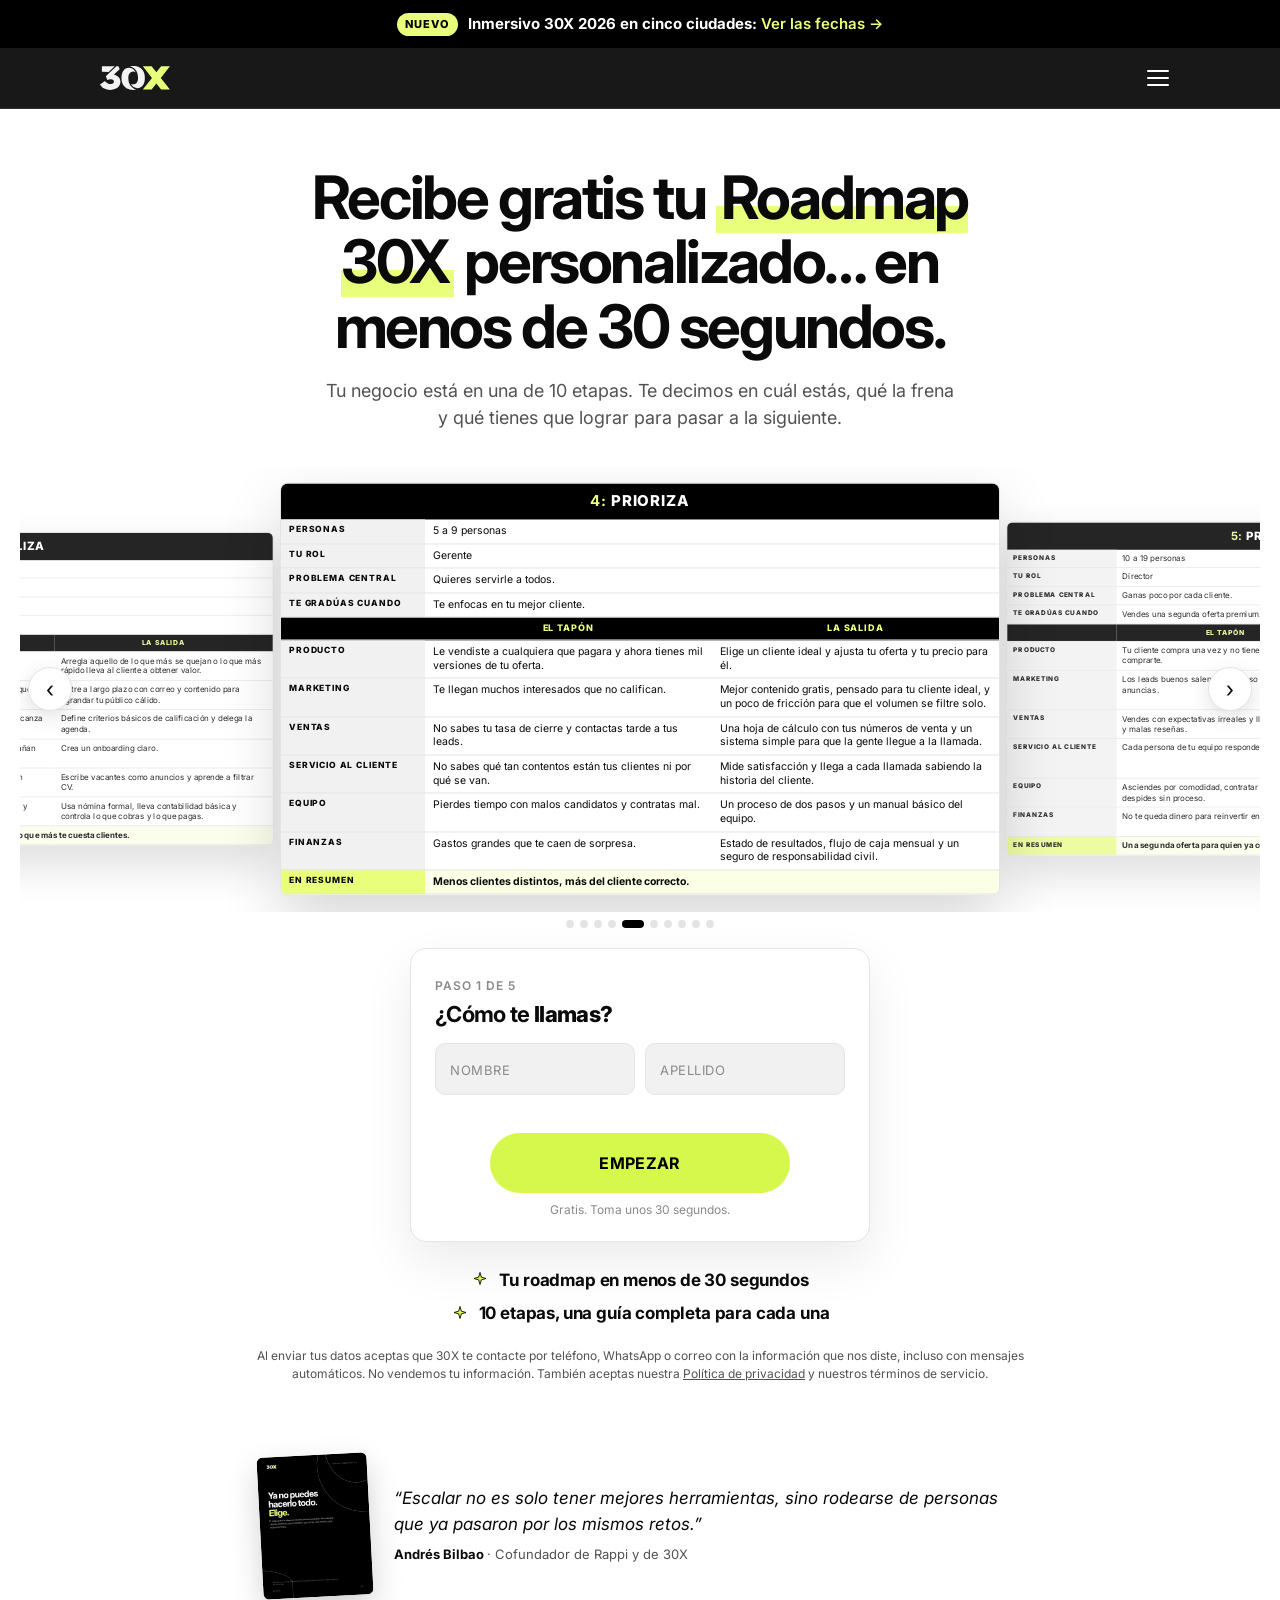
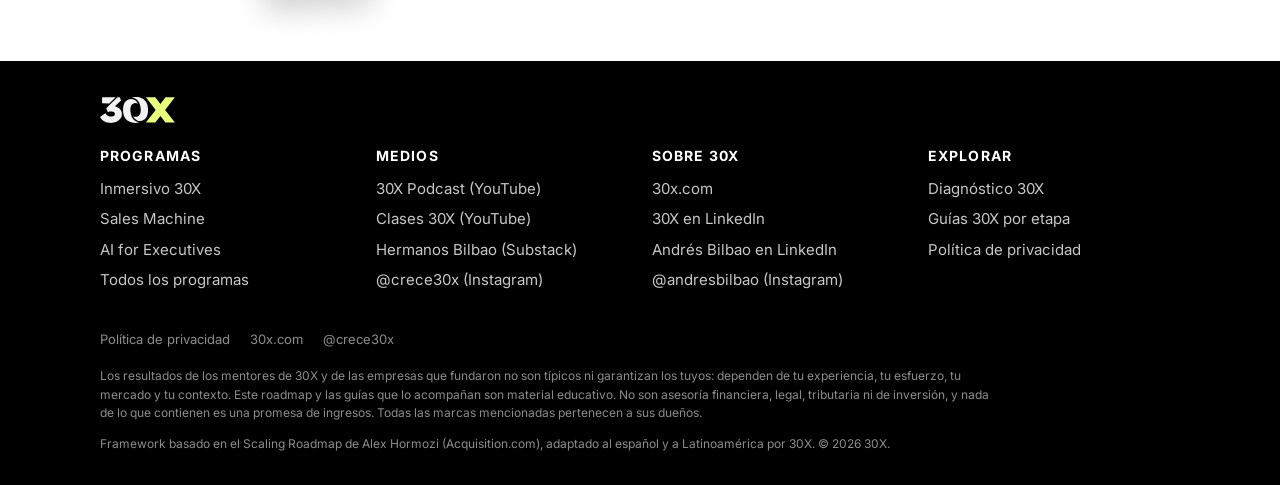
<file: index.html>
<!doctype html>
<html lang="es">
<head>
  <meta charset="utf-8">
  <meta name="viewport" content="width=device-width, initial-scale=1">
  <title>Roadmap 30X · tu mapa de crecimiento personalizado</title>
  <meta name="description" content="Recibe gratis tu Roadmap 30X personalizado en menos de 30 segundos: la etapa en la que está tu negocio, lo que la frena y qué hacer para pasar a la siguiente.">
  <meta name="theme-color" content="#000000">
  <meta property="og:title" content="Roadmap 30X · tu mapa de crecimiento personalizado">
  <meta property="og:description" content="Tu negocio está en una de 10 etapas. Te decimos en cuál, qué lo frena y cómo pasar a la siguiente. Gratis, en 30 segundos.">
  <meta property="og:type" content="website">
  <meta property="og:image" content="https://lopezdiazjcr.github.io/roadmap-30x/assets/img/og.png">
  <meta name="twitter:card" content="summary_large_image">
  <link rel="icon" href="assets/img/favicon.svg" type="image/svg+xml">
  <link rel="preconnect" href="https://fonts.googleapis.com">
  <link rel="preconnect" href="https://fonts.gstatic.com" crossorigin>
  <link href="https://fonts.googleapis.com/css2?family=Inter:wght@400;500;600;700;800&display=swap" rel="stylesheet">
  <link rel="stylesheet" href="assets/css/styles.css">
</head>
<body>
  <div data-announce></div>
  <div data-topbar></div>

  <main>
    <section class="hero">
      <div class="wrap">
        <h1>Recibe gratis tu <span class="mark">Roadmap 30X</span> personalizado… en menos de 30 segundos.</h1>
        <p class="sub">Tu negocio está en una de 10 etapas. Te decimos en cuál estás, qué la frena y qué tienes que lograr para pasar a la siguiente.</p>
      </div>
      <div class="carousel" id="carousel" aria-label="Las 10 etapas del Roadmap 30X"></div>
      <div class="dots" id="dots" role="tablist" aria-label="Elegir etapa"></div>

      <div class="wrap">
        <form class="formcard" id="rmform" novalidate autocomplete="on"></form>

        <div class="bullets">
          <p><svg viewBox="0 0 24 24" aria-hidden="true"><path d="M12 2l1.8 6.2L20 10l-6.2 1.8L12 18l-1.8-6.2L4 10l6.2-1.8z" fill="#D6F84C" stroke="#0A0A0A" stroke-width="1.2" stroke-linejoin="round"/></svg>Tu roadmap en menos de 30 segundos</p>
          <p><svg viewBox="0 0 24 24" aria-hidden="true"><path d="M12 2l1.8 6.2L20 10l-6.2 1.8L12 18l-1.8-6.2L4 10l6.2-1.8z" fill="#D6F84C" stroke="#0A0A0A" stroke-width="1.2" stroke-linejoin="round"/></svg>10 etapas, una guía completa para cada una</p>
        </div>

        <p class="consent">Al enviar tus datos aceptas que 30X te contacte por teléfono, WhatsApp o correo con la información que nos diste, incluso con mensajes automáticos. No vendemos tu información. También aceptas nuestra <a href="https://30x.com/legal/politica-de-privacidad" target="_blank" rel="noopener">Política de privacidad</a> y nuestros términos de servicio.</p>
      </div>
    </section>

    <section class="proof">
      <div class="wrap">
        <div class="box">
          <img src="assets/img/portadas/etapa-4.png" alt="Portada de una guía 30X por etapa" width="110" height="142">
          <blockquote id="quote"></blockquote>
        </div>
      </div>
    </section>
  </main>

  <div data-footer></div>

  <script src="assets/js/config.js"></script>
  <script src="assets/js/data.js"></script>
  <script src="assets/js/lead.js"></script>
  <script src="assets/js/ui.js"></script>
  <script>
    (function () {
      var q = window.RM_CONFIG.quote, esc = window.RM_LEAD.esc;
      document.getElementById("quote").innerHTML = "“" + esc(q.text) + "”<cite>" + esc(q.author) + " <span>· " + esc(q.role) + "</span></cite>";
    })();
  </script>
  <script src="assets/js/form.js"></script>
</body>
</html>
</file>
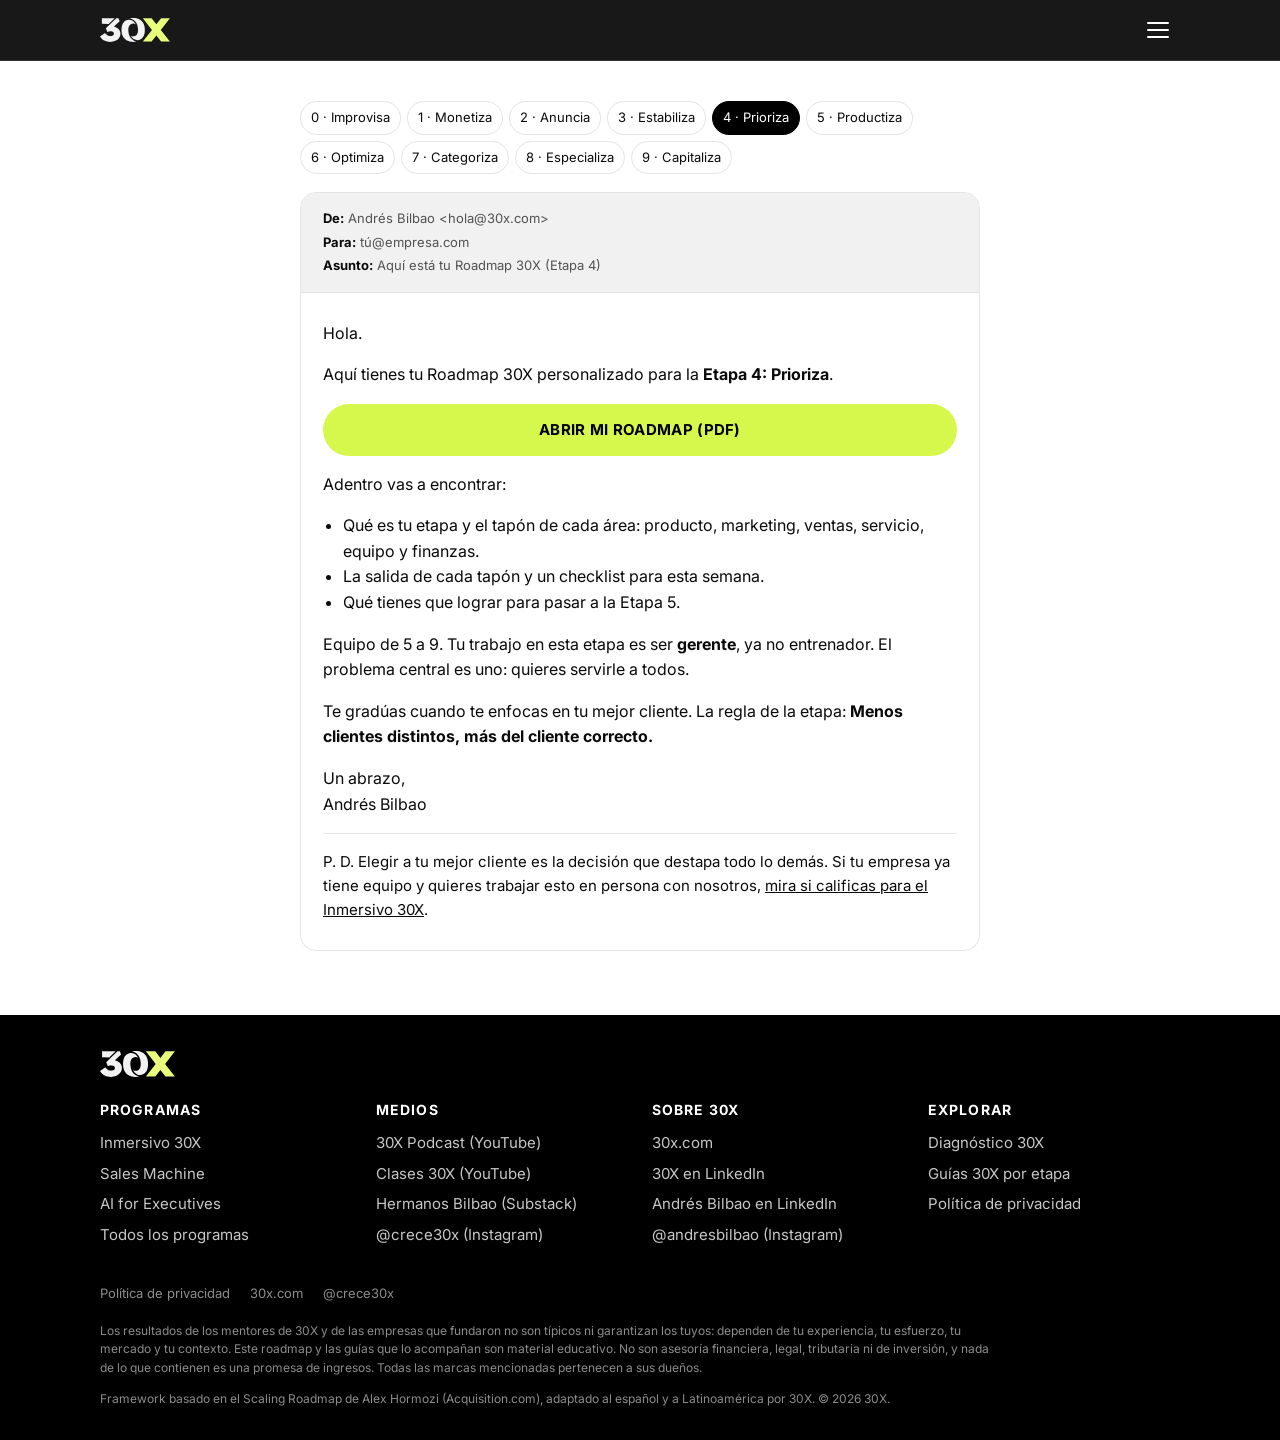
<file: correo.html>
<!doctype html>
<html lang="es">
<head>
  <meta charset="utf-8">
  <meta name="viewport" content="width=device-width, initial-scale=1">
  <title>Correo · Roadmap 30X</title>
  <meta name="robots" content="noindex">
  <link rel="icon" href="assets/img/favicon.svg" type="image/svg+xml">
  <link rel="preconnect" href="https://fonts.googleapis.com">
  <link rel="preconnect" href="https://fonts.gstatic.com" crossorigin>
  <link href="https://fonts.googleapis.com/css2?family=Inter:wght@400;500;600;700;800&display=swap" rel="stylesheet">
  <link rel="stylesheet" href="assets/css/styles.css">
</head>
<body>
  <div data-topbar></div>
  <main id="app"></main>
  <div data-footer></div>
  <script src="assets/js/config.js"></script>
  <script src="assets/js/data.js"></script>
  <script src="assets/js/lead.js"></script>
  <script src="assets/js/ui.js"></script>
  <script src="assets/js/pages.js"></script>
  <script>window.RM_PAGES.correo();</script>
</body>
</html>
</file>
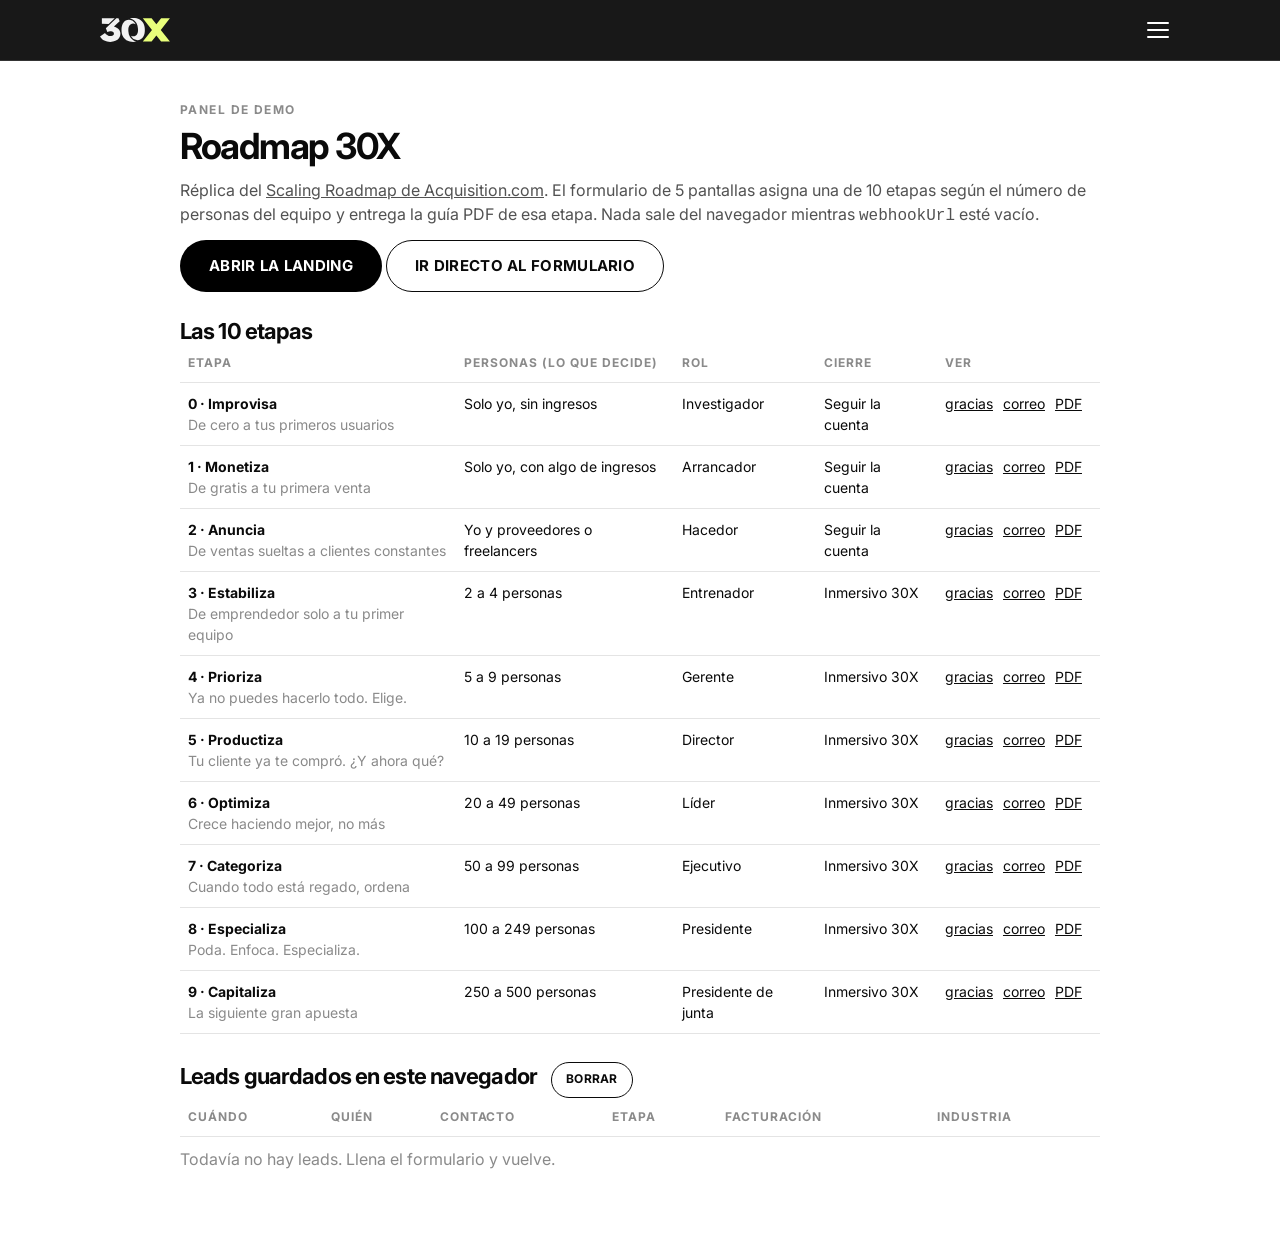
<file: demo.html>
<!doctype html>
<html lang="es">
<head>
  <meta charset="utf-8">
  <meta name="viewport" content="width=device-width, initial-scale=1">
  <title>Panel de demo · Roadmap 30X</title>
  <meta name="robots" content="noindex">
  <link rel="icon" href="assets/img/favicon.svg" type="image/svg+xml">
  <link href="https://fonts.googleapis.com/css2?family=Inter:wght@400;500;600;700;800&display=swap" rel="stylesheet">
  <link rel="stylesheet" href="assets/css/styles.css">
</head>
<body>
  <div data-topbar></div>
  <main class="demo">
    <section>
      <p class="eyebrow">Panel de demo</p>
      <h1 style="font-size:36px;margin-top:8px">Roadmap 30X</h1>
      <p style="margin-top:12px;color:#525252">Réplica del <a href="https://www.acquisition.com/roadmap" target="_blank" rel="noopener">Scaling Roadmap de Acquisition.com</a>. El formulario de 5 pantallas asigna una de 10 etapas según el número de personas del equipo y entrega la guía PDF de esa etapa. Nada sale del navegador mientras <code>webhookUrl</code> esté vacío.</p>
      <p style="margin-top:12px"><a class="btn btn-k" href="index.html">Abrir la landing</a> <a class="btn btn-ghost" style="color:#0A0A0A" href="index.html?start=1">Ir directo al formulario</a></p>
    </section>
    <section>
      <h2 style="font-size:22px">Las 10 etapas</h2>
      <table><thead><tr><th>Etapa</th><th>Personas (lo que decide)</th><th>Rol</th><th>Cierre</th><th>Ver</th></tr></thead><tbody id="stages"></tbody></table>
    </section>
    <section>
      <h2 style="font-size:22px">Leads guardados en este navegador <button class="btn btn-ghost" style="color:#0A0A0A;min-height:36px;padding:0 14px;font-size:12px;margin-left:10px" type="button" id="clear">Borrar</button></h2>
      <table><thead><tr><th>Cuándo</th><th>Quién</th><th>Contacto</th><th>Etapa</th><th>Facturación</th><th>Industria</th></tr></thead><tbody id="leads"></tbody></table>
      <p id="none" style="color:#8A8A8A;margin-top:10px">Todavía no hay leads. Llena el formulario y vuelve.</p>
    </section>
  </main>
  <script src="assets/js/config.js"></script>
  <script src="assets/js/data.js"></script>
  <script src="assets/js/lead.js"></script>
  <script src="assets/js/ui.js"></script>
  <script>
    (function () {
      var esc = RM_LEAD.esc;
      document.getElementById("stages").innerHTML = RM_ETAPAS.map(function (e) {
        return "<tr><td><b>" + e.etapa + " · " + esc(e.nombre) + "</b><br><span style='color:#8A8A8A'>" + esc(e.titulo) + "</span></td><td>" + esc(e.personas) + "</td><td>" + esc(e.rol) + "</td><td>" + (e.cierre === "inmersivo" ? "Inmersivo 30X" : "Seguir la cuenta") +
          "</td><td class='links'><a href='gracias.html?etapa=" + e.etapa + "'>gracias</a><a href='correo.html?etapa=" + e.etapa + "'>correo</a><a href='" + esc(e.pdf) + "' target='_blank'>PDF</a></td></tr>";
      }).join("");
      function leads() {
        var all = RM_LEAD.all();
        document.getElementById("none").hidden = all.length > 0;
        document.getElementById("leads").innerHTML = all.map(function (l) {
          return "<tr><td>" + esc(new Date(l.at).toLocaleString("es")) + "</td><td>" + esc((l.firstname || "") + " " + (l.lastname || "")) + "<br><span style='color:#8A8A8A'>" + esc((l.city || "") + (l.country ? ", " + l.country : "")) + "</span></td><td>" + esc(l.email || "") + "<br>" + esc(l.phone || "") + "</td><td>" + l.stage + " · " + esc(l.stageName || "") + "</td><td>" + esc(l.annual_business_revenue || "") + "</td><td>" + esc(l.industry || "") + "</td></tr>";
        }).join("");
      }
      document.getElementById("clear").addEventListener("click", function () { RM_LEAD.clear(); leads(); });
      leads();
    })();
  </script>
</body>
</html>
</file>
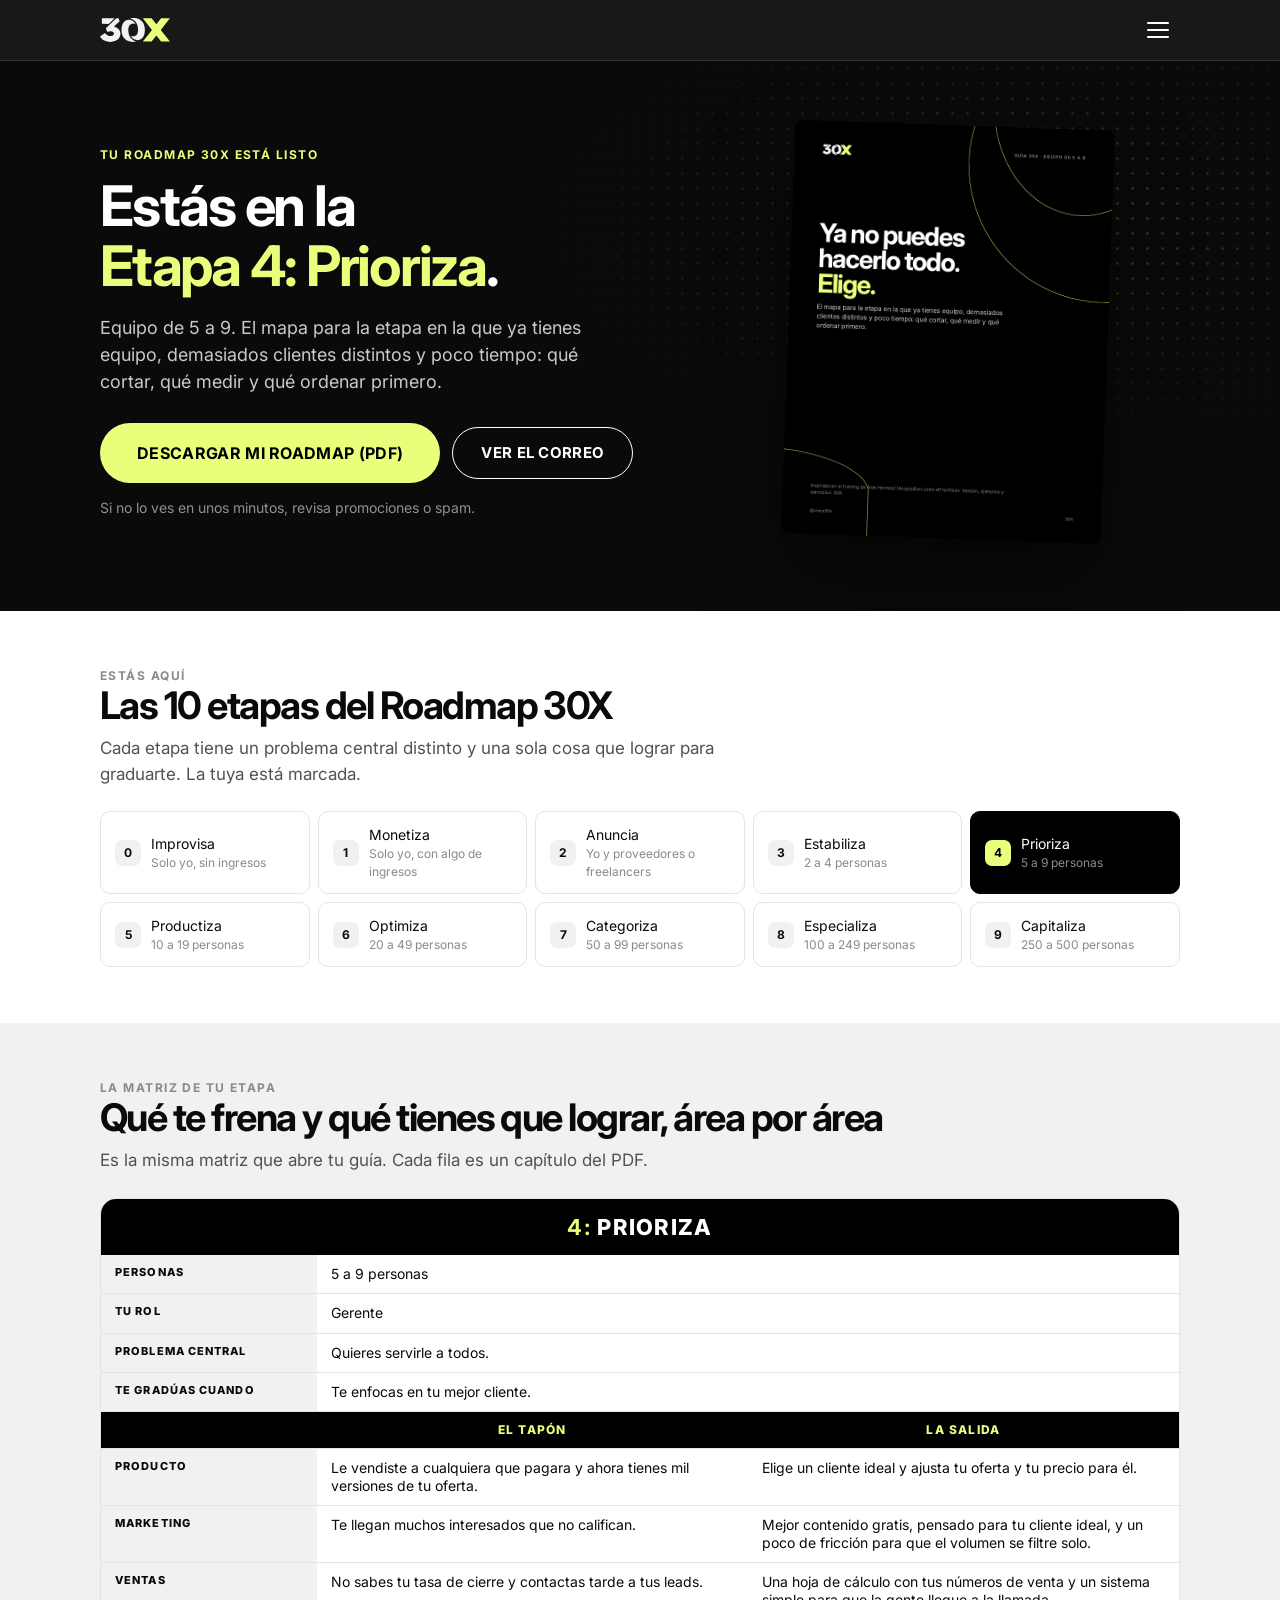
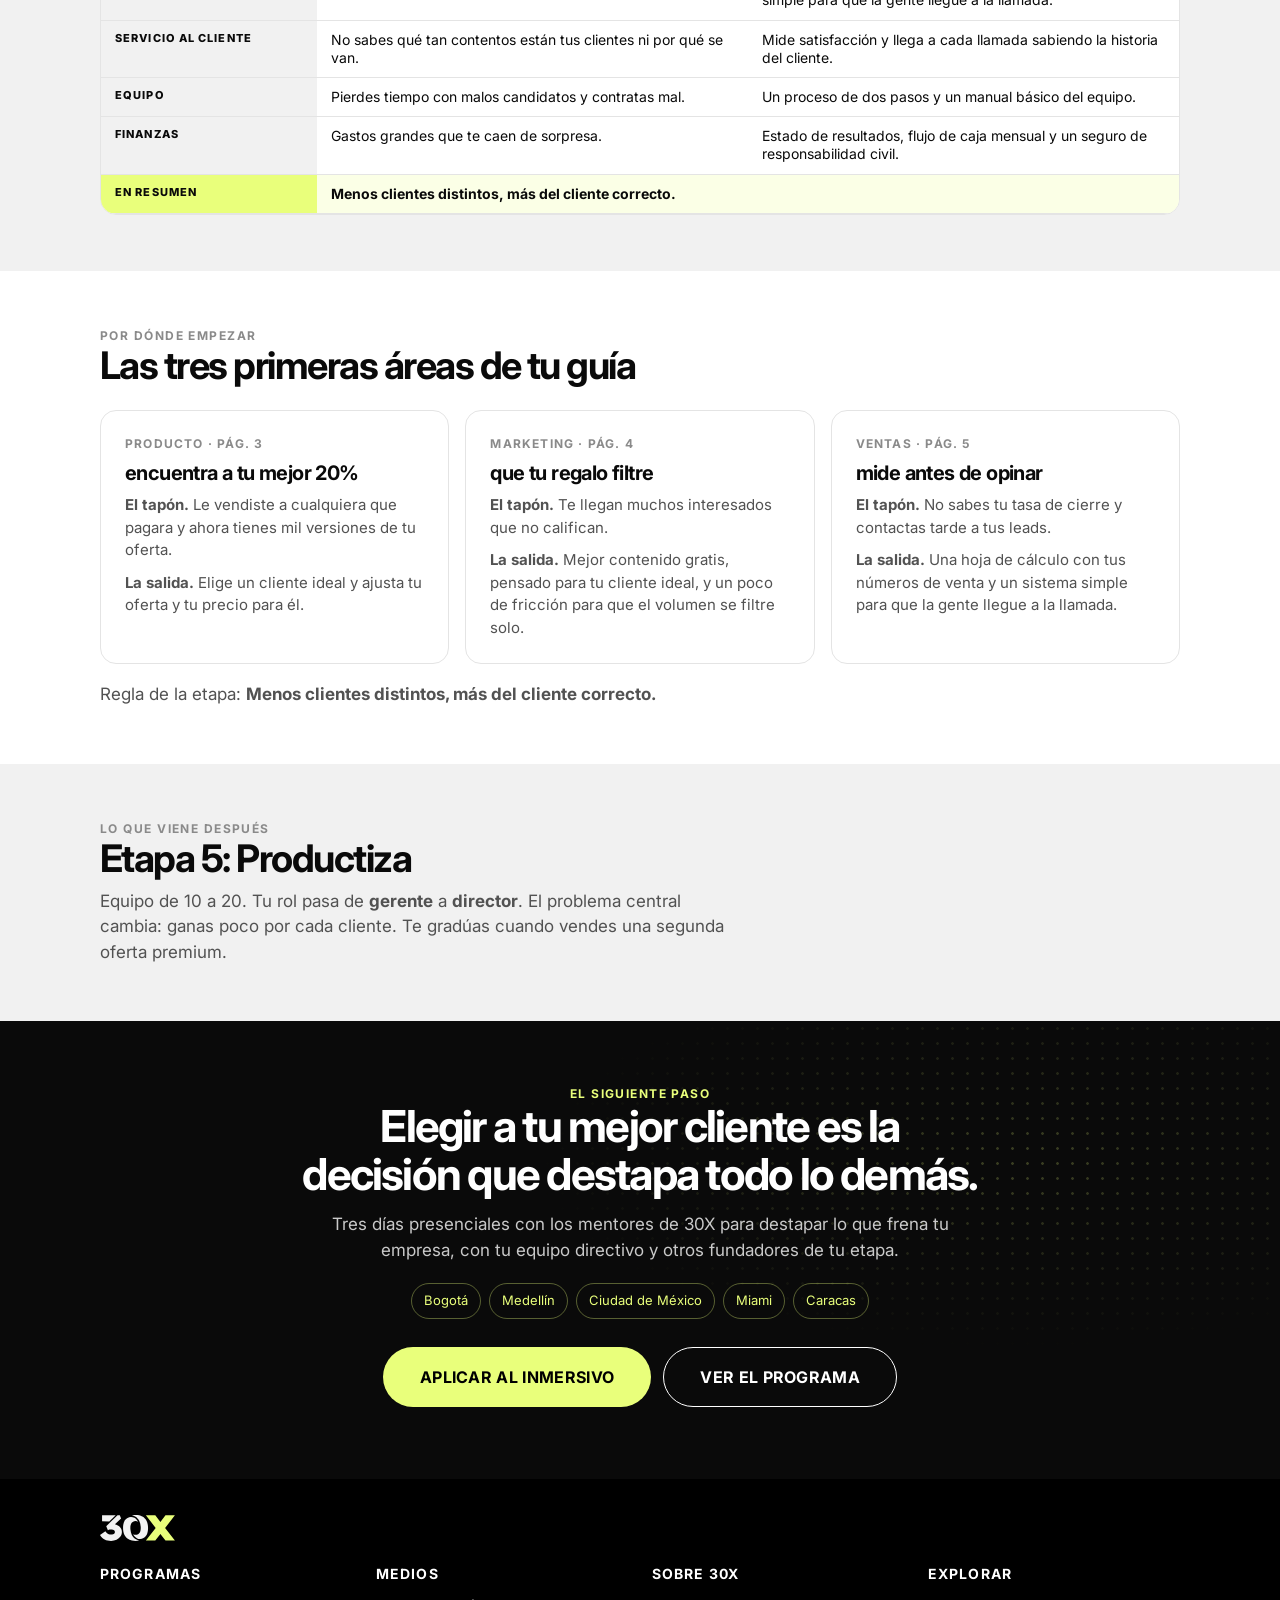
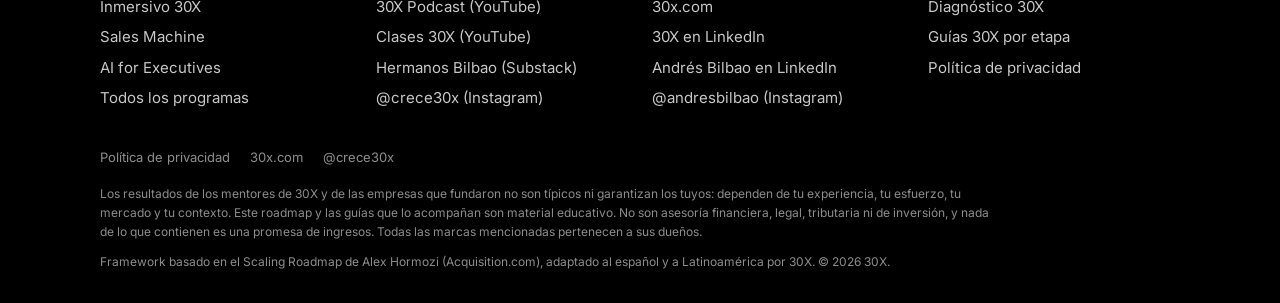
<file: gracias.html>
<!doctype html>
<html lang="es">
<head>
  <meta charset="utf-8">
  <meta name="viewport" content="width=device-width, initial-scale=1">
  <title>Tu Roadmap 30X</title>
  <meta name="robots" content="noindex">
  <meta name="theme-color" content="#000000">
  <link rel="icon" href="assets/img/favicon.svg" type="image/svg+xml">
  <link rel="preconnect" href="https://fonts.googleapis.com">
  <link rel="preconnect" href="https://fonts.gstatic.com" crossorigin>
  <link href="https://fonts.googleapis.com/css2?family=Inter:wght@400;500;600;700;800&display=swap" rel="stylesheet">
  <link rel="stylesheet" href="assets/css/styles.css">
</head>
<body>
  <div data-topbar></div>
  <main id="app"></main>
  <div data-footer></div>
  <script src="assets/js/config.js"></script>
  <script src="assets/js/data.js"></script>
  <script src="assets/js/lead.js"></script>
  <script src="assets/js/ui.js"></script>
  <script src="assets/js/pages.js"></script>
  <script>window.RM_PAGES.gracias();</script>
</body>
</html>
</file>
<file: assets/css/styles.css>
/* Roadmap 30X — estilos. Paleta y tipografía del ADN de 30X: negro, Amarillo X como único acento, Inter.
   Dos limas: #E9FF7B va sobre negro; #D6F84C sobre blanco. */
:root {
  --black: #000; --ink: #0A0A0A; --x: #E9FF7B; --x-light: #D6F84C; --x-hover: #c9ee3f;
  --net: #F1F1F1; --paper: #FFFFFF; --muted: #525252; --soft: #8A8A8A; --line: #E4E4E4;
  --on-dark: rgba(255,255,255,.78); --on-dark-soft: rgba(255,255,255,.55); --line-dark: rgba(255,255,255,.12);
  --font: "Inter", ui-sans-serif, system-ui, -apple-system, "Segoe UI", Roboto, sans-serif;
  --r: 10px; --r-lg: 16px;
}
* { box-sizing: border-box; }
html { -webkit-text-size-adjust: 100%; scroll-behavior: smooth; }
body { margin: 0; font-family: var(--font); font-size: 16px; line-height: 1.5; color: var(--ink); background: var(--paper); -webkit-font-smoothing: antialiased; }
[hidden] { display: none !important; }
img { max-width: 100%; display: block; }
a { color: inherit; }
button { font: inherit; color: inherit; }
h1, h2, h3 { margin: 0; font-weight: 700; letter-spacing: -0.04em; line-height: 1.08; text-wrap: balance; }
p { margin: 0; }
:focus-visible { outline: 2px solid var(--x-light); outline-offset: 3px; }
.wrap { max-width: 1120px; margin: 0 auto; padding-left: max(20px, env(safe-area-inset-left)); padding-right: max(20px, env(safe-area-inset-right)); }
.narrow { max-width: 760px; }
.sr { position: absolute; width: 1px; height: 1px; overflow: hidden; clip: rect(0 0 0 0); white-space: nowrap; }

/* Botones */
.btn { display: inline-flex; align-items: center; justify-content: center; gap: 8px; min-height: 52px; padding: 0 28px; border-radius: 999px; border: 1px solid transparent; font-weight: 700; font-size: 15px; letter-spacing: .02em; text-transform: uppercase; text-decoration: none; cursor: pointer; transition: transform .12s ease, background .15s ease, opacity .15s; }
.btn:active { transform: scale(.98); }
.btn-x { background: var(--x-light); color: var(--black); }
.btn-x:hover { background: var(--x-hover); }
.dark .btn-x { background: var(--x); }
.btn-k { background: var(--black); color: var(--white, #fff); }
.btn-ghost { background: transparent; color: inherit; border-color: currentColor; }
.btn-lg { min-height: 60px; padding: 0 36px; font-size: 16px; }
.btn-block { width: 100%; }
.btn[disabled] { opacity: .5; cursor: not-allowed; }

/* Barra de anuncio */
.announce { background: var(--black); color: #fff; font-size: 15px; text-align: center; padding: 12px 20px; }
.announce .wrap { display: inline-flex; flex-wrap: wrap; align-items: center; justify-content: center; gap: 10px; }
.announce .tag { background: var(--x); color: var(--black); font-size: 11px; font-weight: 800; letter-spacing: .08em; padding: 3px 8px; border-radius: 999px; }
.announce b { font-weight: 700; }
.announce a { color: var(--x); text-decoration: none; font-weight: 600; }
.announce a:hover { text-decoration: underline; }

/* Encabezado */
.topbar { position: sticky; top: 0; z-index: 30; background: rgba(10,10,10,.94); backdrop-filter: blur(10px); -webkit-backdrop-filter: blur(10px); border-bottom: 1px solid var(--line-dark); color: #fff; }
.topbar .wrap { display: flex; align-items: center; justify-content: space-between; height: 60px; gap: 16px; }
.topbar .logo img { height: 24px; width: auto; }
.menu-btn { background: none; border: 0; width: 44px; height: 44px; display: grid; place-items: center; cursor: pointer; border-radius: 8px; }
.menu-btn span { display: block; width: 22px; height: 2px; background: #fff; border-radius: 2px; box-shadow: 0 -7px 0 #fff, 0 7px 0 #fff; }
.drawer { position: fixed; inset: 0; z-index: 40; background: rgba(0,0,0,.6); }
.drawer .panel { position: absolute; top: 0; right: 0; bottom: 0; width: min(360px, 90vw); background: var(--ink); color: #fff; padding: 24px; overflow-y: auto; display: grid; gap: 22px; align-content: start; }
.drawer .close { justify-self: end; background: none; border: 0; color: #fff; font-size: 28px; cursor: pointer; line-height: 1; }
.drawer h4 { margin: 0 0 8px; font-size: 12px; letter-spacing: .12em; text-transform: uppercase; color: var(--x); }
.drawer ul { list-style: none; margin: 0; padding: 0; display: grid; gap: 6px; }
.drawer a { text-decoration: none; color: var(--on-dark); font-size: 16px; }
.drawer a:hover { color: #fff; }

/* Hero */
.hero { padding: 56px 0 24px; text-align: center; }
.hero h1 { font-size: clamp(34px, 5.6vw, 60px); max-width: 900px; margin: 0 auto; }
.hero h1 .mark { background: linear-gradient(transparent 62%, var(--x) 62%); padding: 0 .08em; }
.hero .sub { margin: 18px auto 0; max-width: 640px; font-size: 18px; color: var(--muted); }

/* Carrusel de matrices. La matriz se diseña a 720px y se escala con --s según el ancho disponible. */
.carousel { --s: 1; position: relative; height: 480px; margin: 36px auto 8px; max-width: 1240px; overflow: hidden; }
.carousel .matrix { position: absolute; top: 50%; left: 50%; width: 720px; transform: translate(-50%, -50%) scale(calc(var(--s) * .6)); transition: transform .55s cubic-bezier(.2,.7,.2,1), opacity .4s, filter .4s; opacity: 0; pointer-events: none; cursor: pointer; }
.carousel .matrix[data-pos="0"] { transform: translate(-50%, -50%) scale(var(--s)); opacity: 1; z-index: 3; pointer-events: auto; cursor: default; }
.carousel .matrix[data-pos="-1"] { transform: translate(calc(-50% - 640px * var(--s)), -50%) scale(calc(var(--s) * .76)); opacity: .85; z-index: 2; pointer-events: auto; filter: saturate(.8); }
.carousel .matrix[data-pos="1"] { transform: translate(calc(-50% + 640px * var(--s)), -50%) scale(calc(var(--s) * .76)); opacity: .85; z-index: 2; pointer-events: auto; filter: saturate(.8); }
.carousel .matrix[data-pos="-2"] { transform: translate(calc(-50% - 1100px * var(--s)), -50%) scale(calc(var(--s) * .6)); opacity: 0; }
.carousel .matrix[data-pos="2"] { transform: translate(calc(-50% + 1100px * var(--s)), -50%) scale(calc(var(--s) * .6)); opacity: 0; }
.carousel .nav { position: absolute; top: 50%; transform: translateY(-50%); z-index: 5; width: 44px; height: 44px; border-radius: 50%; border: 1px solid var(--line); background: #fff; cursor: pointer; display: grid; place-items: center; font-size: 22px; line-height: 1; box-shadow: 0 6px 20px rgba(0,0,0,.12); }
.carousel .nav.prev { left: 8px; } .carousel .nav.next { right: 8px; }
.dots { display: flex; justify-content: center; gap: 6px; margin-bottom: 8px; }
.dots button { width: 8px; height: 8px; border-radius: 50%; border: 0; background: var(--line); padding: 0; cursor: pointer; }
.dots button[aria-current="true"] { background: var(--black); width: 22px; border-radius: 4px; }
@media (max-width: 760px) {
  .carousel .matrix[data-pos="-1"], .carousel .matrix[data-pos="1"] { opacity: 0; pointer-events: none; }
  .carousel .nav { top: auto; bottom: 0; transform: none; width: 36px; height: 36px; font-size: 18px; }
  .bullets p { font-size: 15px; align-items: flex-start; text-align: left; }
  .bullets svg { margin-top: 2px; }
}

/* La matriz de una etapa (el cuadro que el original muestra como imagen) */
.matrix { background: #fff; color: var(--ink); border: 1px solid var(--line); border-radius: 8px; overflow: hidden; box-shadow: 0 24px 60px rgba(0,0,0,.16); font-size: 10.5px; line-height: 1.3; text-align: left; }
.matrix .mhead { background: var(--black); color: #fff; text-align: center; font-weight: 800; letter-spacing: .06em; text-transform: uppercase; font-size: 15px; padding: 8px 10px; }
.matrix .mhead b { color: var(--x); }
.matrix table { width: 100%; border-collapse: collapse; }
.matrix th, .matrix td { padding: 5px 8px; border-bottom: 1px solid var(--line); vertical-align: top; }
.matrix th { width: 20%; background: var(--net); font-size: 8.5px; font-weight: 800; letter-spacing: .1em; text-transform: uppercase; color: var(--ink); text-align: left; }
.matrix .cols th { background: var(--black); color: var(--x); text-align: center; font-size: 9px; }
.matrix .cols th:first-child { background: var(--black); color: transparent; }
.matrix td.col { width: 40%; }
.matrix tr.sum th { background: var(--x); }
.matrix tr.sum td { font-weight: 700; background: #fbffe6; }
.matrix.full { font-size: 14px; max-width: 100%; box-shadow: none; border-radius: var(--r-lg); }
.matrix.full .mhead { font-size: 22px; padding: 14px; }
.matrix.full th { font-size: 11px; padding: 10px 14px; }
.matrix.full td { padding: 10px 14px; }
.matrix.full .cols th { font-size: 12px; }

/* Formulario */
.formcard { max-width: 460px; margin: 20px auto 0; background: #fff; border: 1px solid var(--line); border-radius: var(--r-lg); padding: 28px 24px 22px; box-shadow: 0 20px 50px rgba(0,0,0,.08); text-align: left; }
.formcard .qtitle { font-size: 22px; letter-spacing: -0.03em; }
.formcard .qtitle b { font-weight: 800; }
.formcard .step { font-size: 12px; font-weight: 600; letter-spacing: .08em; text-transform: uppercase; color: var(--soft); margin-bottom: 8px; }
.fields { display: grid; gap: 10px; margin-top: 16px; }
.fields .two { display: grid; grid-template-columns: 1fr 1fr; gap: 10px; }
.field { display: grid; gap: 4px; }
.field label { font-size: 12px; font-weight: 600; color: var(--muted); }
.field input, .field select { width: 100%; min-height: 52px; padding: 0 14px; border: 1px solid var(--line); border-radius: var(--r); background: var(--net); font: inherit; font-size: 16px; color: var(--ink); }
.field input::placeholder { color: var(--soft); text-transform: uppercase; font-size: 13px; letter-spacing: .04em; }
.field select { appearance: none; -webkit-appearance: none; background-image: url("data:image/svg+xml,%3Csvg xmlns='http://www.w3.org/2000/svg' width='12' height='8'%3E%3Cpath d='M1 1l5 5 5-5' stroke='%230A0A0A' stroke-width='1.6' fill='none'/%3E%3C/svg%3E"); background-repeat: no-repeat; background-position: right 14px center; padding-right: 36px; }
.field select:invalid, .field select.empty { color: var(--soft); }
.field input:focus, .field select:focus { outline: 2px solid var(--black); outline-offset: 0; background: #fff; }
.field.err input, .field.err select { outline: 2px solid #D43F3F; background: #fff5f5; }
.ferr { font-size: 13px; color: #B62E2E; min-height: 18px; margin-top: 6px; }
.fact { margin-top: 14px; display: grid; gap: 8px; justify-items: center; }
.fact .btn { width: 100%; max-width: 300px; }
.fact .micro { font-size: 12px; color: var(--soft); }
.fact .back { background: none; border: 0; color: var(--soft); font-size: 13px; cursor: pointer; text-decoration: underline; }
.bullets { margin: 26px auto 0; display: grid; gap: 8px; justify-items: center; }
.bullets p { font-weight: 700; font-size: 17px; letter-spacing: -0.01em; display: flex; align-items: center; gap: 10px; }
.bullets svg { width: 18px; height: 18px; flex: 0 0 auto; }
.consent { margin: 20px auto 0; max-width: 820px; font-size: 12px; line-height: 1.5; color: var(--muted); text-align: center; }
.consent a { color: inherit; }

/* Prueba social */
.proof { padding: 48px 0 64px; }
.proof .box { display: grid; grid-template-columns: 110px 1fr; gap: 24px; align-items: center; max-width: 760px; margin: 0 auto; }
.proof img { width: 110px; border-radius: 6px; box-shadow: 0 12px 30px rgba(0,0,0,.18); transform: rotate(-3deg); }
.proof blockquote { margin: 0; font-size: 17px; line-height: 1.5; font-style: italic; color: var(--ink); }
.proof cite { display: block; margin-top: 8px; font-style: normal; font-size: 13px; font-weight: 700; }
.proof cite span { font-weight: 400; color: var(--muted); }
@media (max-width: 560px) { .proof .box { grid-template-columns: 1fr; justify-items: center; text-align: center; } }

/* Pie */
footer.site { background: var(--black); color: var(--on-dark-soft); padding: 36px 0 32px; font-size: 13px; }
footer.site .logo img { height: 26px; }
.acc { border-top: 1px solid var(--line-dark); margin-top: 22px; }
.acc details { border-bottom: 1px solid var(--line-dark); }
.acc summary { list-style: none; cursor: pointer; display: flex; justify-content: space-between; align-items: center; padding: 16px 0; color: #fff; font-weight: 700; font-size: 14px; letter-spacing: .08em; text-transform: uppercase; }
.acc summary::-webkit-details-marker { display: none; }
.acc summary::after { content: ""; width: 8px; height: 8px; border-right: 2px solid #fff; border-bottom: 2px solid #fff; transform: rotate(45deg); transition: transform .2s; }
.acc details[open] summary::after { transform: rotate(-135deg); }
.acc ul { list-style: none; margin: 0; padding: 0 0 16px; display: grid; gap: 8px; }
.acc a { color: var(--on-dark); text-decoration: none; font-size: 15px; }
.acc a:hover { color: var(--x); }
.legal { margin-top: 22px; display: flex; flex-wrap: wrap; gap: 8px 20px; }
.legal a { color: var(--on-dark-soft); text-decoration: none; }
.disclaimer { margin-top: 18px; font-size: 12px; line-height: 1.55; max-width: 900px; }
.credit { margin-top: 12px; font-size: 12px; color: var(--on-dark-soft); }
@media (min-width: 900px) {
  .acc { display: grid; grid-template-columns: repeat(4, 1fr); gap: 24px; border: 0; }
  .acc details { border: 0; }
  .acc summary { pointer-events: none; padding: 0 0 12px; }
  .acc summary::after { display: none; }
}

/* Páginas de resultado (gracias / correo) */
.dark { background: var(--ink); color: #fff; position: relative; overflow: hidden; }
.dark::before { content: ""; position: absolute; inset: 0; pointer-events: none; background-image: radial-gradient(rgba(233,255,123,.22) 1.1px, transparent 1.6px); background-size: 15px 15px; -webkit-mask-image: radial-gradient(ellipse 55% 60% at 80% 30%, #000 0%, transparent 70%); mask-image: radial-gradient(ellipse 55% 60% at 80% 30%, #000 0%, transparent 70%); }
.dark > * { position: relative; }
.eyebrow { font-size: 12px; font-weight: 700; letter-spacing: .12em; text-transform: uppercase; color: var(--soft); }
.dark .eyebrow { color: var(--x); }
.thanks { padding: 64px 0 72px; }
.thanks .grid { display: grid; grid-template-columns: minmax(0, 1.1fr) minmax(0, .9fr); gap: 48px; align-items: center; }
.thanks h1 { font-size: clamp(34px, 5vw, 56px); margin-top: 12px; }
.thanks h1 b { color: var(--x); }
.thanks .lead { margin-top: 18px; font-size: 18px; color: var(--on-dark); max-width: 520px; }
.thanks .actions { margin-top: 28px; display: flex; flex-wrap: wrap; gap: 12px; align-items: center; }
.thanks .meta { margin-top: 14px; font-size: 14px; color: var(--on-dark-soft); }
.thanks .cover { justify-self: center; width: min(320px, 80%); border-radius: 8px; box-shadow: 0 40px 80px rgba(0,0,0,.5); transform: rotate(2deg); }
@media (max-width: 820px) { .thanks .grid { grid-template-columns: 1fr; } .thanks .cover { order: -1; width: min(220px, 60%); } }
.band { padding: 56px 0; }
.band h2 { font-size: clamp(26px, 3.6vw, 38px); }
.band .sub { margin-top: 10px; color: var(--muted); font-size: 17px; max-width: 640px; }
.band.alt { background: var(--net); }
.stages { list-style: none; margin: 24px 0 0; padding: 0; display: grid; grid-template-columns: repeat(auto-fit, minmax(190px, 1fr)); gap: 8px; }
.stages li { display: flex; gap: 10px; align-items: center; padding: 12px 14px; border: 1px solid var(--line); border-radius: 10px; background: #fff; font-size: 14px; }
.stages li b { width: 26px; height: 26px; border-radius: 7px; background: var(--net); display: grid; place-items: center; font-size: 12px; flex: 0 0 auto; }
.stages li.here { background: var(--black); color: #fff; border-color: var(--black); }
.stages li.here b { background: var(--x); color: var(--black); }
.stages li span small { display: block; color: var(--soft); font-size: 12px; }
.stages li.here span small { color: var(--on-dark-soft); }
.two-col { display: grid; grid-template-columns: 1fr 1fr; gap: 16px; margin-top: 24px; }
@media (max-width: 760px) { .two-col { grid-template-columns: 1fr; } }
.card { background: #fff; border: 1px solid var(--line); border-radius: var(--r-lg); padding: 24px; display: grid; gap: 10px; align-content: start; }
.card h3 { font-size: 20px; letter-spacing: -0.03em; }
.card p { color: var(--muted); font-size: 15px; }
.card .k { font-size: 12px; font-weight: 700; letter-spacing: .1em; text-transform: uppercase; color: var(--soft); }
.cta { padding: 64px 0 72px; text-align: center; }
.cta h2 { font-size: clamp(28px, 4vw, 44px); }
.cta .sub { margin: 14px auto 0; max-width: 620px; color: var(--on-dark); font-size: 17px; }
.cta .cities { margin: 20px auto 0; display: flex; flex-wrap: wrap; justify-content: center; gap: 8px; }
.cta .cities span { font-size: 13px; padding: 7px 12px; border-radius: 999px; border: 1px solid rgba(233,255,123,.35); color: var(--x); }
.cta .actions { margin-top: 28px; display: flex; flex-wrap: wrap; justify-content: center; gap: 12px; }
.ps { max-width: 760px; margin: 0 auto; }

/* Correo */
.mailwrap { max-width: 720px; margin: 40px auto 64px; padding: 0 20px; }
.mail { border: 1px solid var(--line); border-radius: var(--r-lg); overflow: hidden; background: #fff; }
.mail .mh { background: var(--net); padding: 16px 22px; font-size: 13px; color: var(--muted); display: grid; gap: 4px; border-bottom: 1px solid var(--line); }
.mail .mh b { color: var(--ink); }
.mail .mb { padding: 28px 22px; display: grid; gap: 16px; font-size: 16px; line-height: 1.6; }
.mail .mb .big { display: inline-flex; align-self: start; }
.mail .mb ul { margin: 0; padding-left: 20px; }
.mail .ps { border-top: 1px solid var(--line); padding-top: 16px; margin: 0; font-size: 15px; }
.switch { display: flex; flex-wrap: wrap; gap: 6px; margin-bottom: 18px; }
.switch a { font-size: 13px; padding: 6px 10px; border-radius: 999px; border: 1px solid var(--line); text-decoration: none; }
.switch a[aria-current="true"] { background: var(--black); color: #fff; border-color: var(--black); }

/* Demo */
.demo { max-width: 960px; margin: 40px auto 64px; padding: 0 20px; display: grid; gap: 28px; }
.demo table { width: 100%; border-collapse: collapse; font-size: 14px; }
.demo th, .demo td { text-align: left; padding: 10px 8px; border-bottom: 1px solid var(--line); vertical-align: top; }
.demo th { font-size: 12px; letter-spacing: .08em; text-transform: uppercase; color: var(--soft); }
.demo .links a { margin-right: 10px; }
</file>
